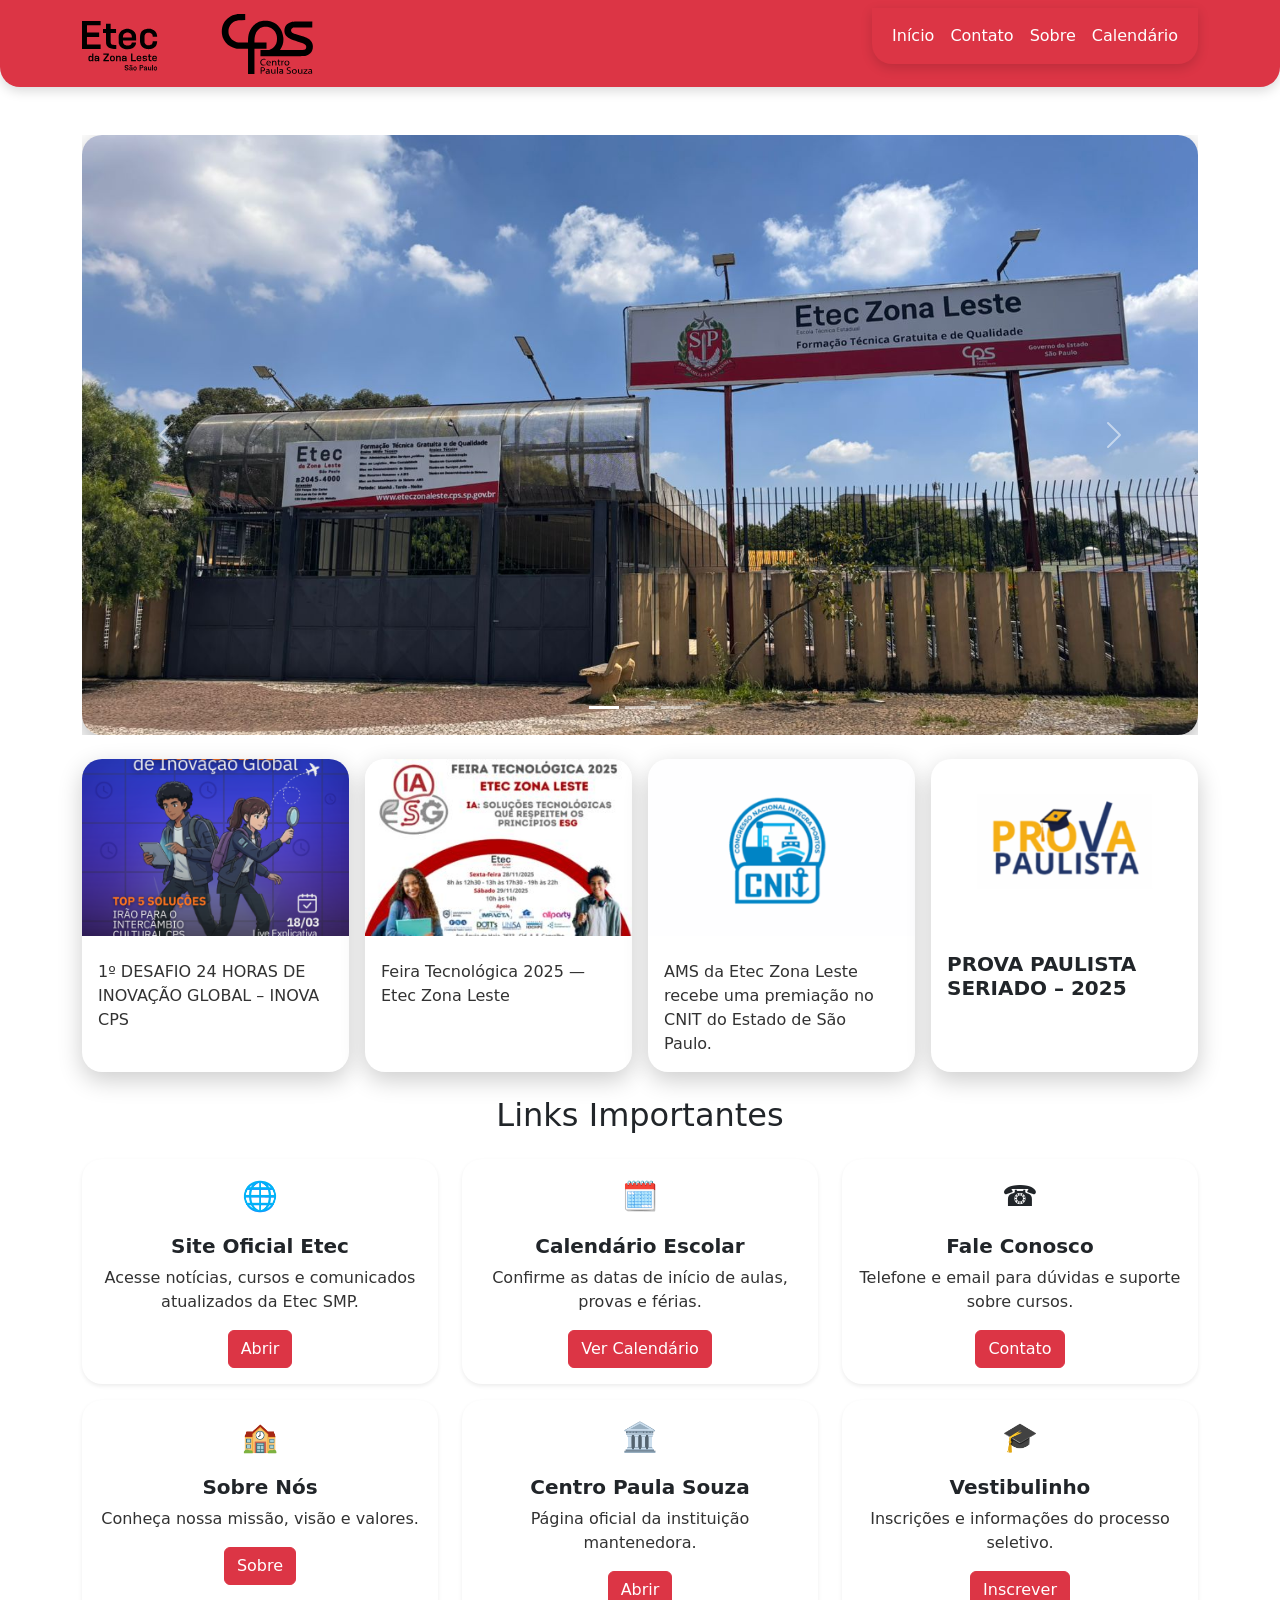
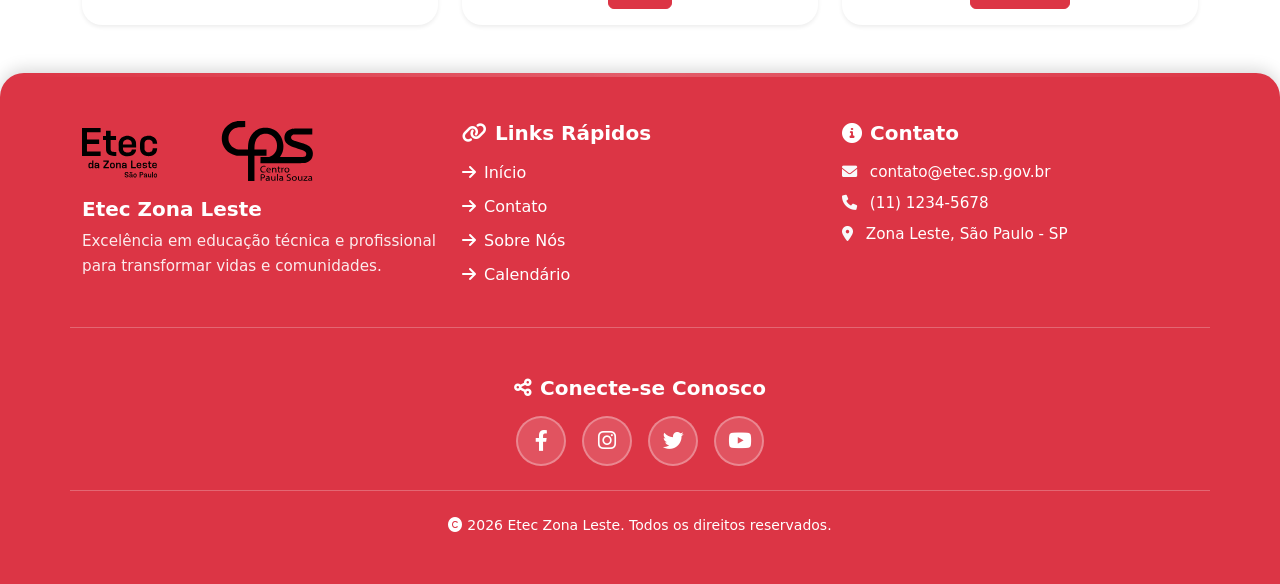
<file: ETEC - SITE/index.html>
<!DOCTYPE html>
<html lang="en">

<head>
    <meta charset="UTF-8">
    <meta name="viewport" content="width=device-width, initial-scale=1.0">
    <link href="https://cdn.jsdelivr.net/npm/bootstrap@5.0.2/dist/css/bootstrap.min.css" rel="stylesheet"
        integrity="sha384-EVSTQN3/azprG1Anm3QDgpJLIm9Nao0Yz1ztcQTwFspd3yD65VohhpuuCOmLASjC" crossorigin="anonymous">
    <link rel="stylesheet" href="https://cdnjs.cloudflare.com/ajax/libs/font-awesome/6.0.0/css/all.min.css">
    <link rel="stylesheet" href="style.css">
    <title>Etec</title>
</head>

<body>
    <nav class="navbar navbar-dark bg-danger">
        <div class="container">
            <a class="navbar-brand" href="#">
                <img src="img/etec_zona_leste.svg" alt="" style="height: 60px;">
            </a>
            <nav class="navbar navbar-expand-lg navbar-dark bg-danger ">
                <div class="container-fluid">
                    <div class="collapse navbar-collapse" id="navbarNav">
                        <ul class="navbar-nav">
                            <li class="nav-item">
                                <a class="nav-link active" aria-current="page" href="index.html">Início</a>
                            </li>
                            <li class="nav-item">
                                <a class="nav-link active" aria-current="page" href="contato.html">Contato</a>
                            </li>
                            <li class="nav-item">
                                <a class="nav-link active" aria-current="page" href="sobreNos.html">Sobre</a>
                            </li>
                            <li class="nav-item">
                                <a class="nav-link active" aria-current="page" href="calendario.html">Calendário</a>
                            </li>
                        </ul>
                    </div>
                </div>
            </nav>
        </div>
    </nav>
    <div class="container mt-5">
        <div class="row align-items-start">
            <div class="col">
                <div id="carouselExampleIndicators" class="carousel slide" data-bs-ride="carousel">
                    <div class="carousel-indicators"> <button type="button" data-bs-target="#carouselExampleIndicators"
                            data-bs-slide-to="0" class="active" aria-current="true" aria-label="Slide 1"></button>
                        <button type="button" data-bs-target="#carouselExampleIndicators" data-bs-slide-to="1"
                            aria-label="Slide 2"></button> <button type="button"
                            data-bs-target="#carouselExampleIndicators" data-bs-slide-to="2"
                            aria-label="Slide 3"></button>
                    </div>
                    <div class="carousel-inner">
                        <div class="carousel-item active"> <img src="img/etc.jpeg" class="d-block w-70" alt="...">
                        </div>
                        <div class="carousel-item"> <img src="img/BLOCO-A.jpg" class="d-block w-70" alt="..."> </div>
                        <div class="carousel-item"> <img src="img/sala maker.jpg" class="d-block w-70" alt="..."> </div>
                    </div> <button class="carousel-control-prev" type="button"
                        data-bs-target="#carouselExampleIndicators" data-bs-slide="prev"> <span
                            class="carousel-control-prev-icon" aria-hidden="true"></span> <span
                            class="visually-hidden">Previous</span> </button> <button class="carousel-control-next"
                        type="button" data-bs-target="#carouselExampleIndicators" data-bs-slide="next"> <span
                            class="carousel-control-next-icon" aria-hidden="true"></span> <span
                            class="visually-hidden">Next</span> </button>
                </div>
            </div>
        </div>
        <div class="row mt-4 align-items-start">
            <div class="col-12">
                <div class="row g-3 justify-content-center">
                    <div class="col-md-3">
                        <div class="card h-100">
                            <img src="img/1o-DESAFIO-2HORAS-DE-INOVACAO-SITE-Post-para-Instagram-45-316x210.png"
                                class="card-img-top">
                            <div class="card-body">
                                <h5 class="card-title"></h5>
                                <p class="card-text">1º DESAFIO 24 HORAS DE INOVAÇÃO GLOBAL – INOVA CPS</p>
                            </div>
                        </div>
                    </div>
                    <div class="col-md-3">
                        <div class="card h-100">
                            <img src="img/feiratec.jpg" class="card-img-top">
                            <div class="card-body">
                                <h5 class="card-title"></h5>
                                <p class="card-text">Feira Tecnológica 2025 — Etec Zona Leste</p>
                            </div>
                        </div>
                    </div>
                    <div class="col-md-3">
                        <div class="card h-100">
                            <img src="img/cnit-316x210.png" class="card-img-top">
                            <div class="card-body">
                                <h5 class="card-title"></h5>
                                <p class="card-text">AMS da Etec Zona Leste recebe uma premiação no CNIT do Estado de
                                    São Paulo.</p>
                            </div>
                        </div>
                    </div>
                    <div class="col-md-3">
                        <div class="card h-100">
                            <img src="img/provapaulista.png" class="card-img-top">
                            <div class="card-body">
                                <h5 class="card-title">PROVA PAULISTA SERIADO – 2025</h5>
                                <p class="card-text"></p>
                            </div>
                        </div>
                    </div>
                </div>
            </div>
        </div>

        <div class="row mt-4">
            <div class="col-12">
                <h2 class="text-center mb-4">Links Importantes</h2>
                <div class="row gy-3">
                    <div class="col-md-6 col-lg-4">
                        <div class="card h-100 border-0 shadow-sm">
                            <div class="card-body text-center">
                                <div class="mb-3" style="font-size: 1.8rem;">🌐</div>
                                <h5 class="card-title">Site Oficial Etec</h5>
                                <p class="card-text">Acesse notícias, cursos e comunicados atualizados da Etec SMP.</p>
                                <a href="https://www.etec.sp.gov.br" target="_blank" class="btn btn-danger">Abrir</a>
                            </div>
                        </div>
                    </div>
                    <div class="col-md-6 col-lg-4">
                        <div class="card h-100 border-0 shadow-sm">
                            <div class="card-body text-center">
                                <div class="mb-3" style="font-size: 1.8rem;">🗓️</div>
                                <h5 class="card-title">Calendário Escolar</h5>
                                <p class="card-text">Confirme as datas de início de aulas, provas e férias.</p>
                                <a href="calendario.html" class="btn btn-danger">Ver Calendário</a>
                            </div>
                        </div>
                    </div>
                    <div class="col-md-6 col-lg-4">
                        <div class="card h-100 border-0 shadow-sm">
                            <div class="card-body text-center">
                                <div class="mb-3" style="font-size: 1.8rem;">☎️</div>
                                <h5 class="card-title">Fale Conosco</h5>
                                <p class="card-text">Telefone e email para dúvidas e suporte sobre cursos.</p>
                                <a href="contato.html" class="btn btn-danger">Contato</a>
                            </div>
                        </div>
                    </div>
                    <div class="col-md-6 col-lg-4">
                        <div class="card h-100 border-0 shadow-sm">
                            <div class="card-body text-center">
                                <div class="mb-3" style="font-size: 1.8rem;">🏫</div>
                                <h5 class="card-title">Sobre Nós</h5>
                                <p class="card-text">Conheça nossa missão, visão e valores.</p>
                                <a href="sobreNos.html" class="btn btn-danger">Sobre</a>
                            </div>
                        </div>
                    </div>
                    <div class="col-md-6 col-lg-4">
                        <div class="card h-100 border-0 shadow-sm">
                            <div class="card-body text-center">
                                <div class="mb-3" style="font-size: 1.8rem;">🏛️</div>
                                <h5 class="card-title">Centro Paula Souza</h5>
                                <p class="card-text">Página oficial da instituição mantenedora.</p>
                                <a href="https://www.cps.sp.gov.br" target="_blank" class="btn btn-danger">Abrir</a>
                            </div>
                        </div>
                    </div>
                    <div class="col-md-6 col-lg-4">
                        <div class="card h-100 border-0 shadow-sm">
                            <div class="card-body text-center">
                                <div class="mb-3" style="font-size: 1.8rem;">🎓</div>
                                <h5 class="card-title">Vestibulinho</h5>
                                <p class="card-text">Inscrições e informações do processo seletivo.</p>
                                <a href="https://www.vestibulinhoetec.com.br" target="_blank"
                                    class="btn btn-danger">Inscrever</a>
                            </div>
                        </div>
                    </div>
                </div>
            </div>
        </div>
        <footer class="footer bg-danger text-white mt-5 py-5" style="width: 100vw; margin-left: calc(-50vw + 50%);">
            <div class="container">
                <!-- Logo e Descrição -->
                <div class="row mb-5 pb-4 border-bottom border-light border-opacity-25">
                    <div class="col-md-4 mb-4 mb-md-0">
                        <div class="footer-logo mb-3">
                            <img src="img/etec_zona_leste.svg" alt="Etec Logo" style="height: 60px;">
                        </div>
                        <h5 class="fw-bold">Etec Zona Leste</h5>
                        <p class="footer-description">Excelência em educação técnica e profissional para transformar vidas e comunidades.</p>
                    </div>

                    <!-- Links Rápidos -->
                    <div class="col-md-4 mb-4 mb-md-0">
                        <h5 class="fw-bold mb-3"><i class="fas fa-link me-2"></i>Links Rápidos</h5>
                        <ul class="list-unstyled footer-links">
                            <li><a href="index.html" class="text-white text-decoration-none"><i class="fas fa-arrow-right me-2"></i>Início</a></li>
                            <li><a href="contato.html" class="text-white text-decoration-none"><i class="fas fa-arrow-right me-2"></i>Contato</a></li>
                            <li><a href="sobreNos.html" class="text-white text-decoration-none"><i class="fas fa-arrow-right me-2"></i>Sobre Nós</a></li>
                            <li><a href="calendario.html" class="text-white text-decoration-none"><i class="fas fa-arrow-right me-2"></i>Calendário</a></li>
                        </ul>
                    </div>

                    <!-- Contato Info -->
                    <div class="col-md-4">
                        <h5 class="fw-bold mb-3"><i class="fas fa-info-circle me-2"></i>Contato</h5>
                        <div class="footer-contact">
                            <p class="mb-2">
                                <i class="fas fa-envelope me-2 text-light"></i>
                                <a href="mailto:contato@etec.sp.gov.br" class="text-white text-decoration-none">contato@etec.sp.gov.br</a>
                            </p>
                            <p class="mb-2">
                                <i class="fas fa-phone me-2 text-light"></i>
                                <a href="tel:+551112345678" class="text-white text-decoration-none">(11) 1234-5678</a>
                            </p>
                            <p>
                                <i class="fas fa-map-marker-alt me-2 text-light"></i>
                                Zona Leste, São Paulo - SP
                            </p>
                        </div>
                    </div>
                </div>

                <!-- Redes Sociais -->
                <div class="row mb-4">
                    <div class="col-12">
                        <h5 class="fw-bold mb-3 text-center"><i class="fas fa-share-alt me-2"></i>Conecte-se Conosco</h5>
                        <div class="footer-social d-flex justify-content-center gap-3">
                            <a href="https://www.facebook.com/eteczonaeste" target="_blank" rel="noopener noreferrer" class="footer-social-icon" title="Facebook">
                                <i class="fab fa-facebook-f"></i>
                            </a>
                            <a href="https://www.instagram.com/eteczonaeste" target="_blank" rel="noopener noreferrer" class="footer-social-icon" title="Instagram">
                                <i class="fab fa-instagram"></i>
                            </a>
                            <a href="https://www.twitter.com/eteczonaeste" target="_blank" rel="noopener noreferrer" class="footer-social-icon" title="Twitter">
                                <i class="fab fa-twitter"></i>
                            </a>
                            <a href="https://www.youtube.com/@eteczonaeste" target="_blank" rel="noopener noreferrer" class="footer-social-icon" title="YouTube">
                                <i class="fab fa-youtube"></i>
                            </a>
                        </div>
                    </div>
                </div>

                <!-- Copyright -->
                <div class="row pt-4 border-top border-light border-opacity-25">
                    <div class="col-12 text-center">
                        <p class="mb-0 small">
                            <i class="fas fa-copyright me-1"></i>2026 Etec Zona Leste. Todos os direitos reservados.</i>
                        </p>
                    </div>
                </div>
            </div>
        </footer>






        <script src="https://cdn.jsdelivr.net/npm/bootstrap@5.0.2/dist/js/bootstrap.bundle.min.js"
            integrity="sha384-MrcW6ZMFYlzcLA8Nl+NtUVF0sA7MsXsP1UyJoMp4YLEuNSfAP+JcXn/tWtIaxVXM"
            crossorigin="anonymous"></script>
</body>

</html>
</file>
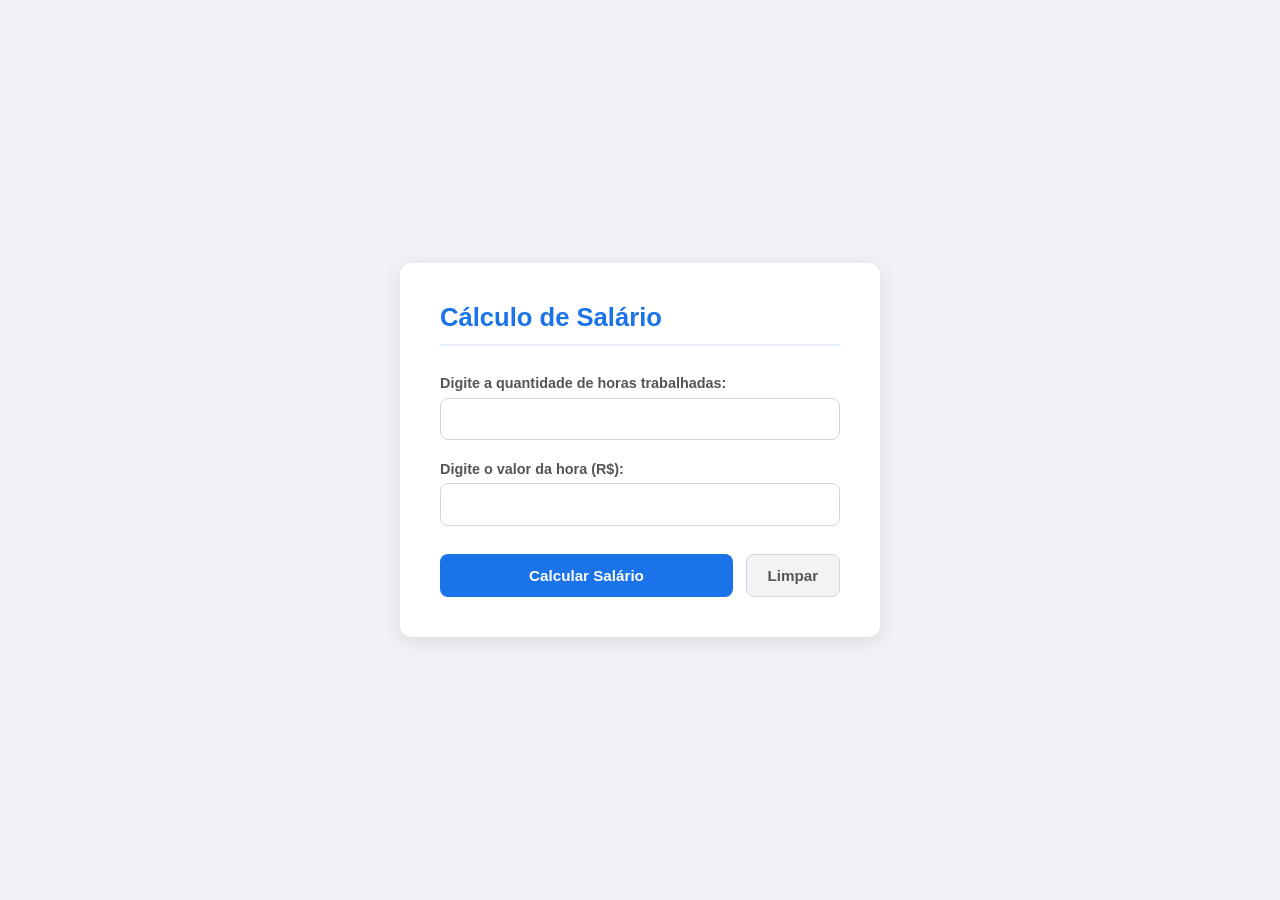
<file: calcularsalario/calcularsalario.html>
<!DOCTYPE html>
<html lang="pt-BR">
<head>
  <meta charset="UTF-8">
  <title>Cálculo de Salário</title>
  <link rel="stylesheet" href="style.css">
</head>
<body>

  <div class="container">
    <h1>Cálculo de Salário</h1>

    <form name="frmsalario" action="calcularsalario.php" method="POST">

      <div class="campo">
        <label for="txthoras">Digite a quantidade de horas trabalhadas:</label>
        <input type="number" id="txthoras" name="txthoras" min="0" step="1" required>
      </div>

      <div class="campo">
        <label for="txtvalor">Digite o valor da hora (R$):</label>
        <input type="number" id="txtvalor" name="txtvalor" min="0" step="0.01" required>
      </div>

      <div class="botoes">
        <input type="submit" value="Calcular Salário">
        <input type="reset" value="Limpar">
      </div>

    </form>
  </div>

</body>
</html>
</file>
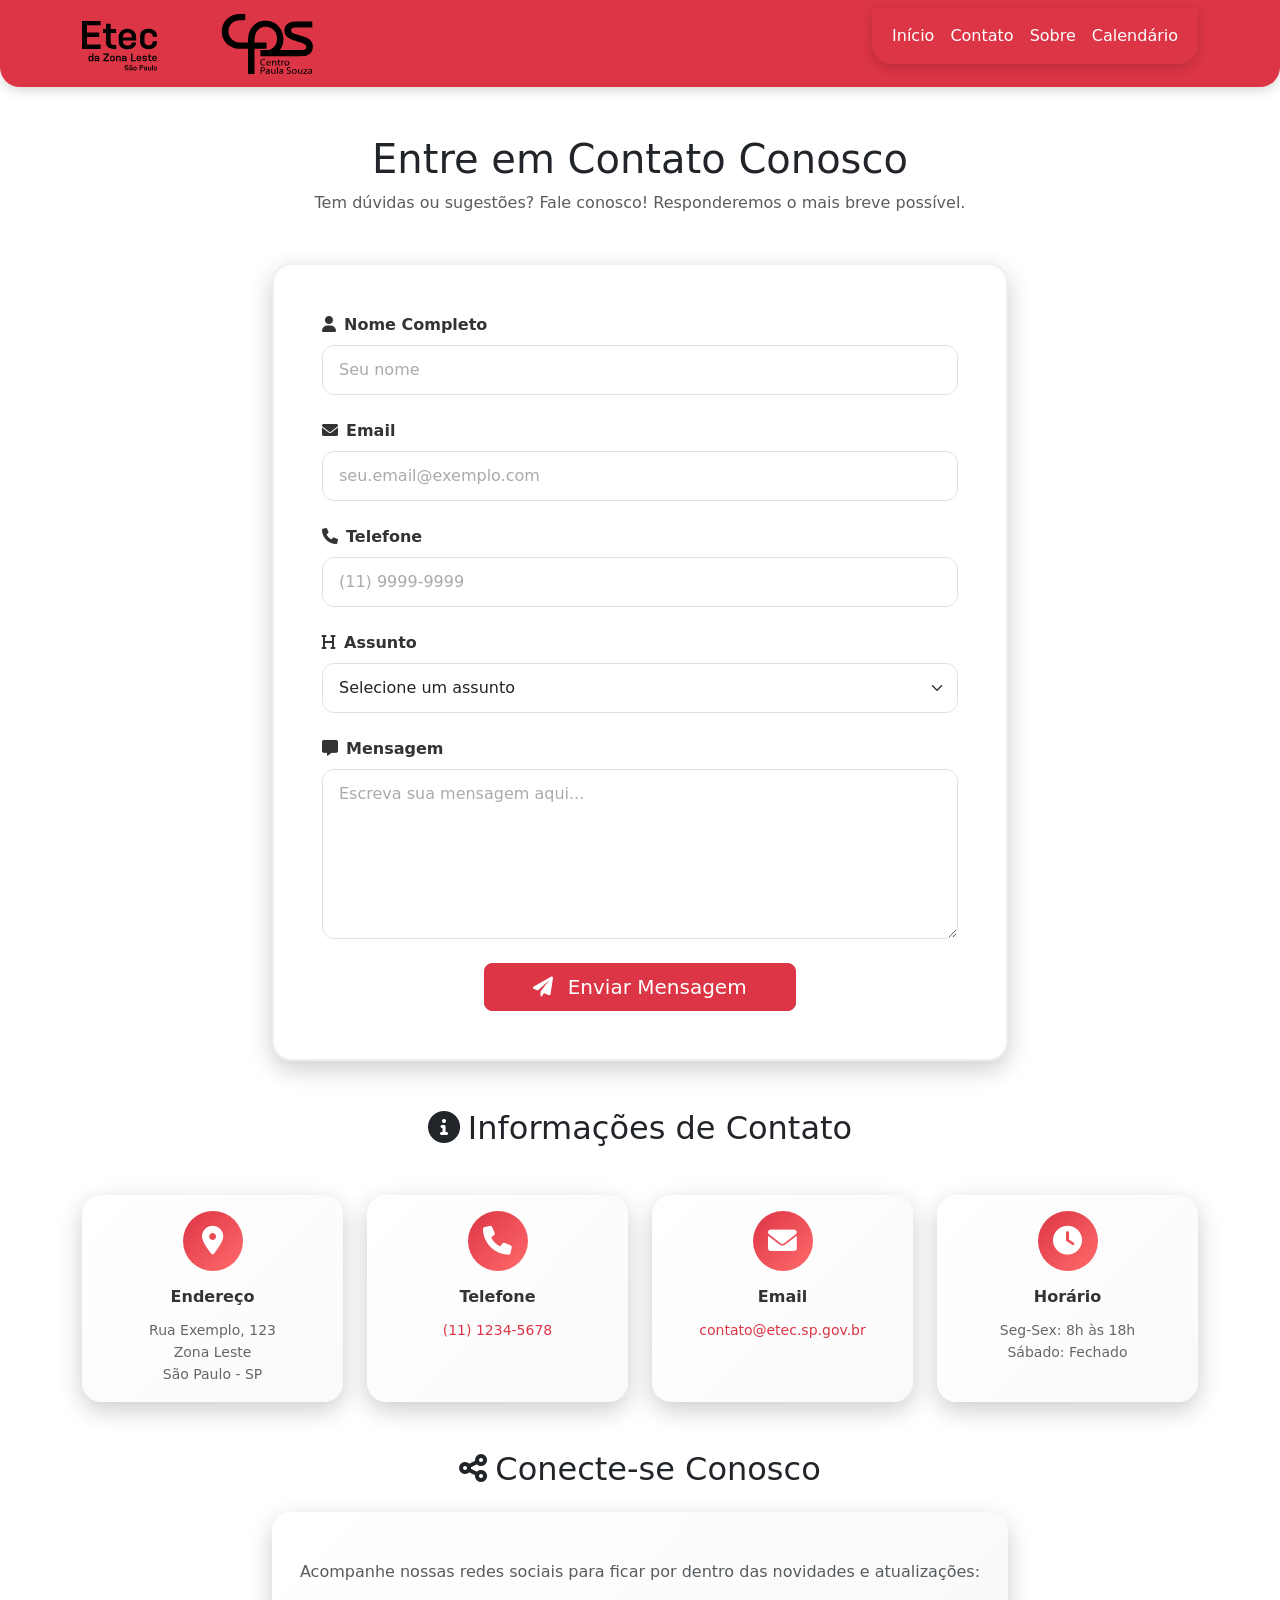
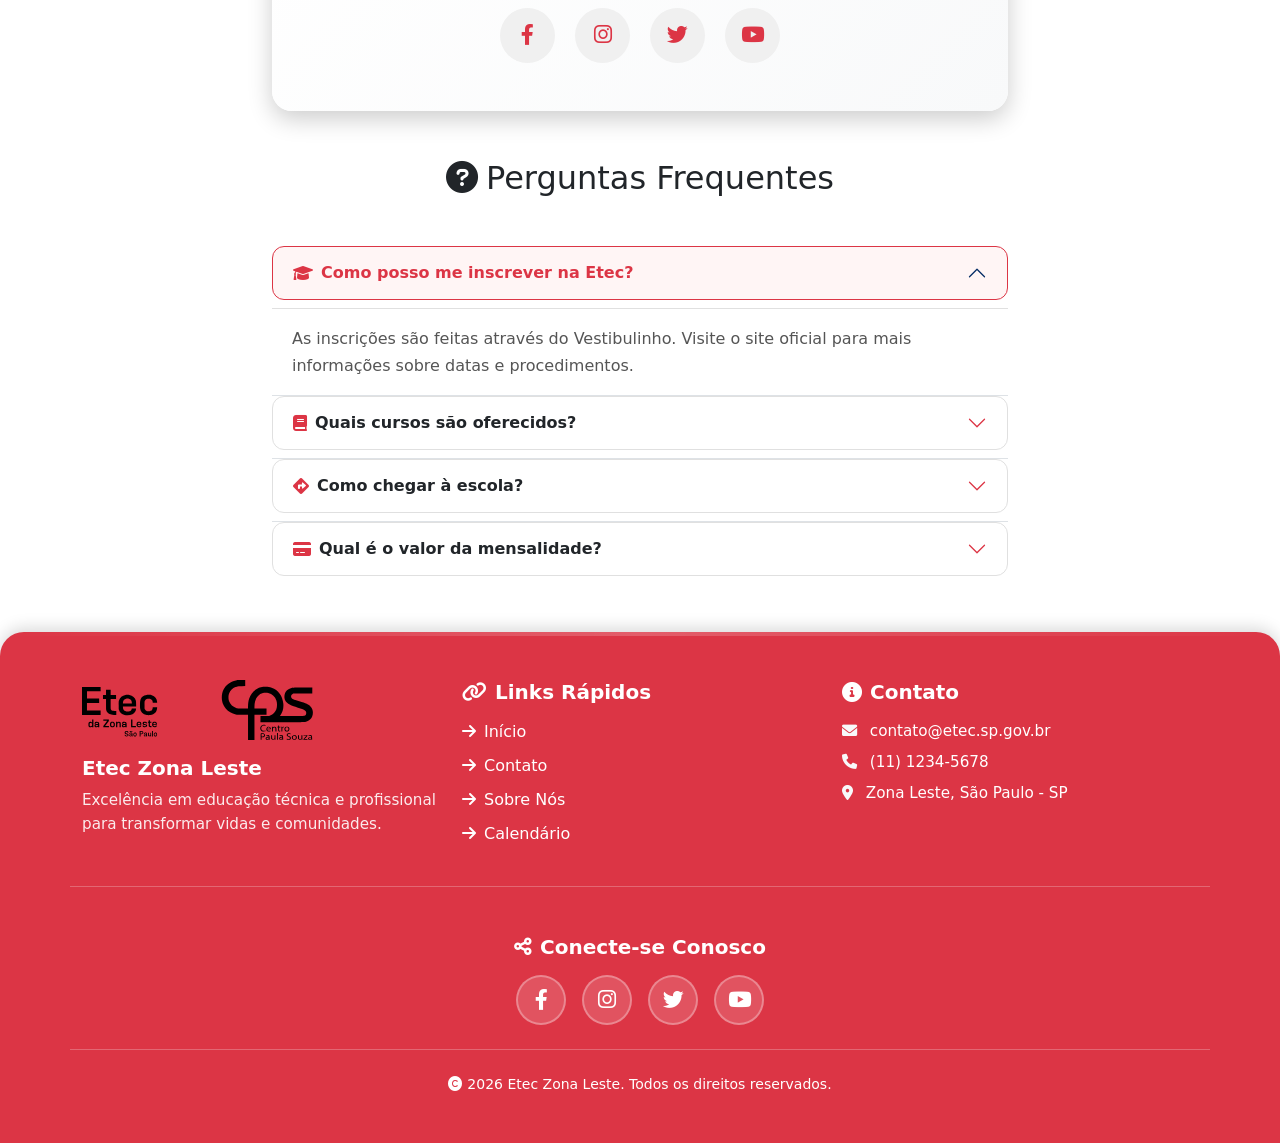
<file: ETEC - SITE/contato.html>
<!DOCTYPE html>
<html lang="en">

<head>
  <meta charset="UTF-8">
  <meta name="viewport" content="width=device-width, initial-scale=1.0">
  <link href="https://cdn.jsdelivr.net/npm/bootstrap@5.0.2/dist/css/bootstrap.min.css" rel="stylesheet"
    integrity="sha384-EVSTQN3/azprG1Anm3QDgpJLIm9Nao0Yz1ztcQTwFspd3yD65VohhpuuCOmLASjC" crossorigin="anonymous">
  <link rel="stylesheet" href="https://cdnjs.cloudflare.com/ajax/libs/font-awesome/6.0.0/css/all.min.css">
  <link rel="stylesheet" href="style.css">
  <link rel="stylesheet" href="contato.css">
  <title>Etec</title>
</head>

<body>
  <nav class="navbar navbar-dark bg-danger">
    <div class="container">
      <a class="navbar-brand" href="#">
        <img src="img/etec_zona_leste.svg" alt="" style="height: 60px;">
      </a>
      <nav class="navbar navbar-expand-lg navbar-dark bg-danger">
        <div class="container-fluid">
          <div class="collapse navbar-collapse" id="navbarNav">
            <ul class="navbar-nav">
              <li class="nav-item">
                <a class="nav-link active" aria-current="page" href="index.html">Início</a>
              </li>
              <li class="nav-item">
                <a class="nav-link active" aria-current="page" href="contato.html">Contato</a>
              </li>
              <li class="nav-item">
                <a class="nav-link active" aria-current="page" href="sobreNos.html">Sobre</a>
              </li>
              <li class="nav-item">
                <a class="nav-link active" aria-current="page" href="calendario.html">Calendário</a>
              </li>
            </ul>
          </div>
        </div>
      </nav>
    </div>
  </nav>
  <div class="container mt-5">
    <div class="row justify-content-center">
      <div class="col-lg-8">
        <h1 class="text-center mb-2">Entre em Contato Conosco</h1>
        <p class="text-center text-muted mb-5">Tem dúvidas ou sugestões? Fale conosco! Responderemos o mais breve
          possível.</p>
        <div class="card contact-form-card">
          <div class="card-body p-5">
            <form method="POST" action="processar_contato.php">
              <div class="mb-4">
                <label for="name" class="form-label"><i class="fas fa-user me-2"></i>Nome Completo</label>
                <input type="text" class="form-control form-control-lg" id="name" name="name" placeholder="Seu nome" required>
              </div>
              <div class="mb-4">
                <label for="email" class="form-label"><i class="fas fa-envelope me-2"></i>Email</label>
                <input type="email" class="form-control form-control-lg" id="email" name="email" placeholder="seu.email@exemplo.com"
                  required>
              </div>
              <div class="mb-4">
                <label for="phone" class="form-label"><i class="fas fa-phone me-2"></i>Telefone</label>
                <input type="tel" class="form-control form-control-lg" id="phone" name="phone" placeholder="(11) 9999-9999">
              </div>
              <div class="mb-4">
                <label for="subject" class="form-label"><i class="fas fa-heading me-2"></i>Assunto</label>
                <select class="form-select form-select-lg" id="subject" name="subject" required>
                  <option value="">Selecione um assunto</option>
                  <option value="duvida">Dúvida</option>
                  <option value="inscricao">Inscrição</option>
                  <option value="sugestao">Sugestão</option>
                  <option value="reclamacao">Reclamação</option>
                  <option value="outro">Outro</option>
                </select>
              </div>
              <div class="mb-4">
                <label for="message" class="form-label"><i class="fas fa-message me-2"></i>Mensagem</label>
                <textarea class="form-control form-control-lg" id="message" name="message" rows="6"
                  placeholder="Escreva sua mensagem aqui..." required></textarea>
              </div>
              <div class="text-center">
                <button type="submit" class="btn btn-danger btn-lg px-5"><i class="fas fa-paper-plane me-2"></i> Enviar
                  Mensagem</button>
              </div>
            </form>
          </div>
        </div>
      </div>
    </div>
  </div>

  <div class="container mt-5 mb-5">
    <h2 class="text-center mb-5"><i class="fas fa-info-circle me-2"></i>Informações de Contato</h2>
    <div class="row g-4">
      <div class="col-md-6 col-lg-3">
        <div class="card contact-info-card">
          <div class="card-body text-center">
            <div class="icon-wrapper mb-3">
              <i class="fas fa-map-marker-alt"></i>
            </div>
            <h6 class="card-title">Endereço</h6>
            <p class="card-text small">Rua Exemplo, 123<br>Zona Leste<br>São Paulo - SP</p>
          </div>
        </div>
      </div>
      <div class="col-md-6 col-lg-3">
        <div class="card contact-info-card">
          <div class="card-body text-center">
            <div class="icon-wrapper mb-3">
              <i class="fas fa-phone"></i>
            </div>
            <h6 class="card-title">Telefone</h6>
            <p class="card-text small"><a href="tel:+551112345678" class="text-danger text-decoration-none">(11)
                1234-5678</a></p>
          </div>
        </div>
      </div>
      <div class="col-md-6 col-lg-3">
        <div class="card contact-info-card">
          <div class="card-body text-center">
            <div class="icon-wrapper mb-3">
              <i class="fas fa-envelope"></i>
            </div>
            <h6 class="card-title">Email</h6>
            <p class="card-text small"><a href="mailto:contato@etec.sp.gov.br"
                class="text-danger text-decoration-none">contato@etec.sp.gov.br</a></p>
          </div>
        </div>
      </div>
      <div class="col-md-6 col-lg-3">
        <div class="card contact-info-card">
          <div class="card-body text-center">
            <div class="icon-wrapper mb-3">
              <i class="fas fa-clock"></i>
            </div>
            <h6 class="card-title">Horário</h6>
            <p class="card-text small">Seg-Sex: 8h às 18h<br>Sábado: Fechado</p>
          </div>
        </div>
      </div>
    </div>
  </div>
  </div>
  </div>
  </div>

  <div class="container mt-5 mb-5">
    <div class="row justify-content-center">
      <div class="col-lg-8">
        <h2 class="text-center mb-4"><i class="fas fa-share-alt me-2"></i>Conecte-se Conosco</h2>
        <div class="card social-card">
          <div class="card-body text-center py-5">
            <p class="mb-4 text-muted">Acompanhe nossas redes sociais para ficar por dentro das novidades e
              atualizações:</p>
            <div class="social-icons">
              <a href="https://www.facebook.com/etec" class="social-icon" title="Facebook" target="_blank"><i
                  class="fab fa-facebook-f"></i></a>
              <a href="https://www.instagram.com/etec" class="social-icon" title="Instagram" target="_blank"><i
                  class="fab fa-instagram"></i></a>
              <a href="https://www.twitter.com/etec" class="social-icon" title="Twitter" target="_blank"><i
                  class="fab fa-twitter"></i></a>
              <a href="https://www.youtube.com/@etec" class="social-icon" title="YouTube" target="_blank"><i
                  class="fab fa-youtube"></i></a>
            </div>
          </div>
        </div>
      </div>
    </div>
  </div>

  <div class="container mt-5 mb-5">
    <h2 class="text-center mb-5"><i class="fas fa-question-circle me-2"></i>Perguntas Frequentes</h2>
    <div class="row justify-content-center">
      <div class="col-lg-8">
        <div class="accordion accordion-flush" id="faqAccordion">
          <div class="accordion-item">
            <h2 class="accordion-header" id="headingOne">
              <button class="accordion-button" type="button" data-bs-toggle="collapse" data-bs-target="#collapseOne"
                aria-expanded="true" aria-controls="collapseOne">
                <i class="fas fa-graduation-cap me-2 text-danger"></i>Como posso me inscrever na Etec?
              </button>
            </h2>
            <div id="collapseOne" class="accordion-collapse collapse show" aria-labelledby="headingOne"
              data-bs-parent="#faqAccordion">
              <div class="accordion-body">
                As inscrições são feitas através do Vestibulinho. Visite o site oficial para mais informações sobre
                datas e procedimentos.
              </div>
            </div>
          </div>
          <div class="accordion-item">
            <h2 class="accordion-header" id="headingTwo">
              <button class="accordion-button collapsed" type="button" data-bs-toggle="collapse"
                data-bs-target="#collapseTwo" aria-expanded="false" aria-controls="collapseTwo">
                <i class="fas fa-book me-2 text-danger"></i>Quais cursos são oferecidos?
              </button>
            </h2>
            <div id="collapseTwo" class="accordion-collapse collapse" aria-labelledby="headingTwo"
              data-bs-parent="#faqAccordion">
              <div class="accordion-body">
                Oferecemos diversos cursos técnicos, como Informática, Administração, Eletrônica e muito mais. Consulte
                o site para a lista completa de cursos disponíveis.
              </div>
            </div>
          </div>
          <div class="accordion-item">
            <h2 class="accordion-header" id="headingThree">
              <button class="accordion-button collapsed" type="button" data-bs-toggle="collapse"
                data-bs-target="#collapseThree" aria-expanded="false" aria-controls="collapseThree">
                <i class="fas fa-directions me-2 text-danger"></i>Como chegar à escola?
              </button>
            </h2>
            <div id="collapseThree" class="accordion-collapse collapse" aria-labelledby="headingThree"
              data-bs-parent="#faqAccordion">
              <div class="accordion-body">
                Estamos localizados na Zona Leste de São Paulo. Use o endereço fornecido na seção de Informações de
                Contato para navegar.
              </div>
            </div>
          </div>
          <div class="accordion-item">
            <h2 class="accordion-header" id="headingFour">
              <button class="accordion-button collapsed" type="button" data-bs-toggle="collapse"
                data-bs-target="#collapseFour" aria-expanded="false" aria-controls="collapseFour">
                <i class="fas fa-credit-card me-2 text-danger"></i>Qual é o valor da mensalidade?
              </button>
            </h2>
            <div id="collapseFour" class="accordion-collapse collapse" aria-labelledby="headingFour"
              data-bs-parent="#faqAccordion">
              <div class="accordion-body">
                Os cursos da Etec são gratuitos para alunos da rede pública. Entre em contato conosco para maiores
                detalhes.
              </div>
            </div>
          </div>
        </div>
      </div>
    </div>
  </div>

  <footer class="footer bg-danger text-white mt-5 py-5">
    <div class="container">
      <!-- Logo e Descrição -->
      <div class="row mb-5 pb-4 border-bottom border-light border-opacity-25">
        <div class="col-md-4 mb-4 mb-md-0">
          <div class="footer-logo mb-3">
            <img src="img/etec_zona_leste.svg" alt="Etec Logo" style="height: 60px;">
          </div>
          <h5 class="fw-bold">Etec Zona Leste</h5>
          <p class="footer-description">Excelência em educação técnica e profissional para transformar vidas e
            comunidades.</p>
        </div>

        <!-- Links Rápidos -->
        <div class="col-md-4 mb-4 mb-md-0">
          <h5 class="fw-bold mb-3"><i class="fas fa-link me-2"></i>Links Rápidos</h5>
          <ul class="list-unstyled footer-links">
            <li><a href="index.html" class="text-white text-decoration-none"><i
                  class="fas fa-arrow-right me-2"></i>Início</a></li>
            <li><a href="contato.html" class="text-white text-decoration-none"><i
                  class="fas fa-arrow-right me-2"></i>Contato</a></li>
            <li><a href="sobreNos.html" class="text-white text-decoration-none"><i
                  class="fas fa-arrow-right me-2"></i>Sobre Nós</a></li>
            <li><a href="calendario.html" class="text-white text-decoration-none"><i
                  class="fas fa-arrow-right me-2"></i>Calendário</a></li>
          </ul>
        </div>

        <!-- Contato Info -->
        <div class="col-md-4">
          <h5 class="fw-bold mb-3"><i class="fas fa-info-circle me-2"></i>Contato</h5>
          <div class="footer-contact">
            <p class="mb-2">
              <i class="fas fa-envelope me-2 text-light"></i>
              <a href="mailto:contato@etec.sp.gov.br" class="text-white text-decoration-none">contato@etec.sp.gov.br</a>
            </p>
            <p class="mb-2">
              <i class="fas fa-phone me-2 text-light"></i>
              <a href="tel:+551112345678" class="text-white text-decoration-none">(11) 1234-5678</a>
            </p>
            <p>
              <i class="fas fa-map-marker-alt me-2 text-light"></i>
              Zona Leste, São Paulo - SP
            </p>
          </div>
        </div>
      </div>

      <!-- Redes Sociais -->
      <div class="row mb-4">
        <div class="col-12">
          <h5 class="fw-bold mb-3 text-center"><i class="fas fa-share-alt me-2"></i>Conecte-se Conosco</h5>
          <div class="footer-social d-flex justify-content-center gap-3">
            <a href="https://www.facebook.com/eteczonaeste" target="_blank" rel="noopener noreferrer"
              class="footer-social-icon" title="Facebook">
              <i class="fab fa-facebook-f"></i>
            </a>
            <a href="https://www.instagram.com/eteczonaeste" target="_blank" rel="noopener noreferrer"
              class="footer-social-icon" title="Instagram">
              <i class="fab fa-instagram"></i>
            </a>
            <a href="https://www.twitter.com/eteczonaeste" target="_blank" rel="noopener noreferrer"
              class="footer-social-icon" title="Twitter">
              <i class="fab fa-twitter"></i>
            </a>
            <a href="https://www.youtube.com/@eteczonaeste" target="_blank" rel="noopener noreferrer"
              class="footer-social-icon" title="YouTube">
              <i class="fab fa-youtube"></i>
            </a>
          </div>
        </div>
      </div>

      <!-- Copyright -->
      <div class="row pt-4 border-top border-light border-opacity-25">
        <div class="col-12 text-center">
          <p class="mb-0 small">
            <i class="fas fa-copyright me-1"></i>2026 Etec Zona Leste. Todos os direitos reservados.</i>
          </p>
        </div>
      </div>
    </div>
  </footer>








  <script src="https://cdn.jsdelivr.net/npm/bootstrap@5.0.2/dist/js/bootstrap.bundle.min.js"
    integrity="sha384-MrcW6ZMFYlzcLA8Nl+NtUVF0sA7MsXsP1UyJoMp4YLEuNSfAP+JcXn/tWtIaxVXM"
    crossorigin="anonymous"></script>
</body>

</html>
</file>
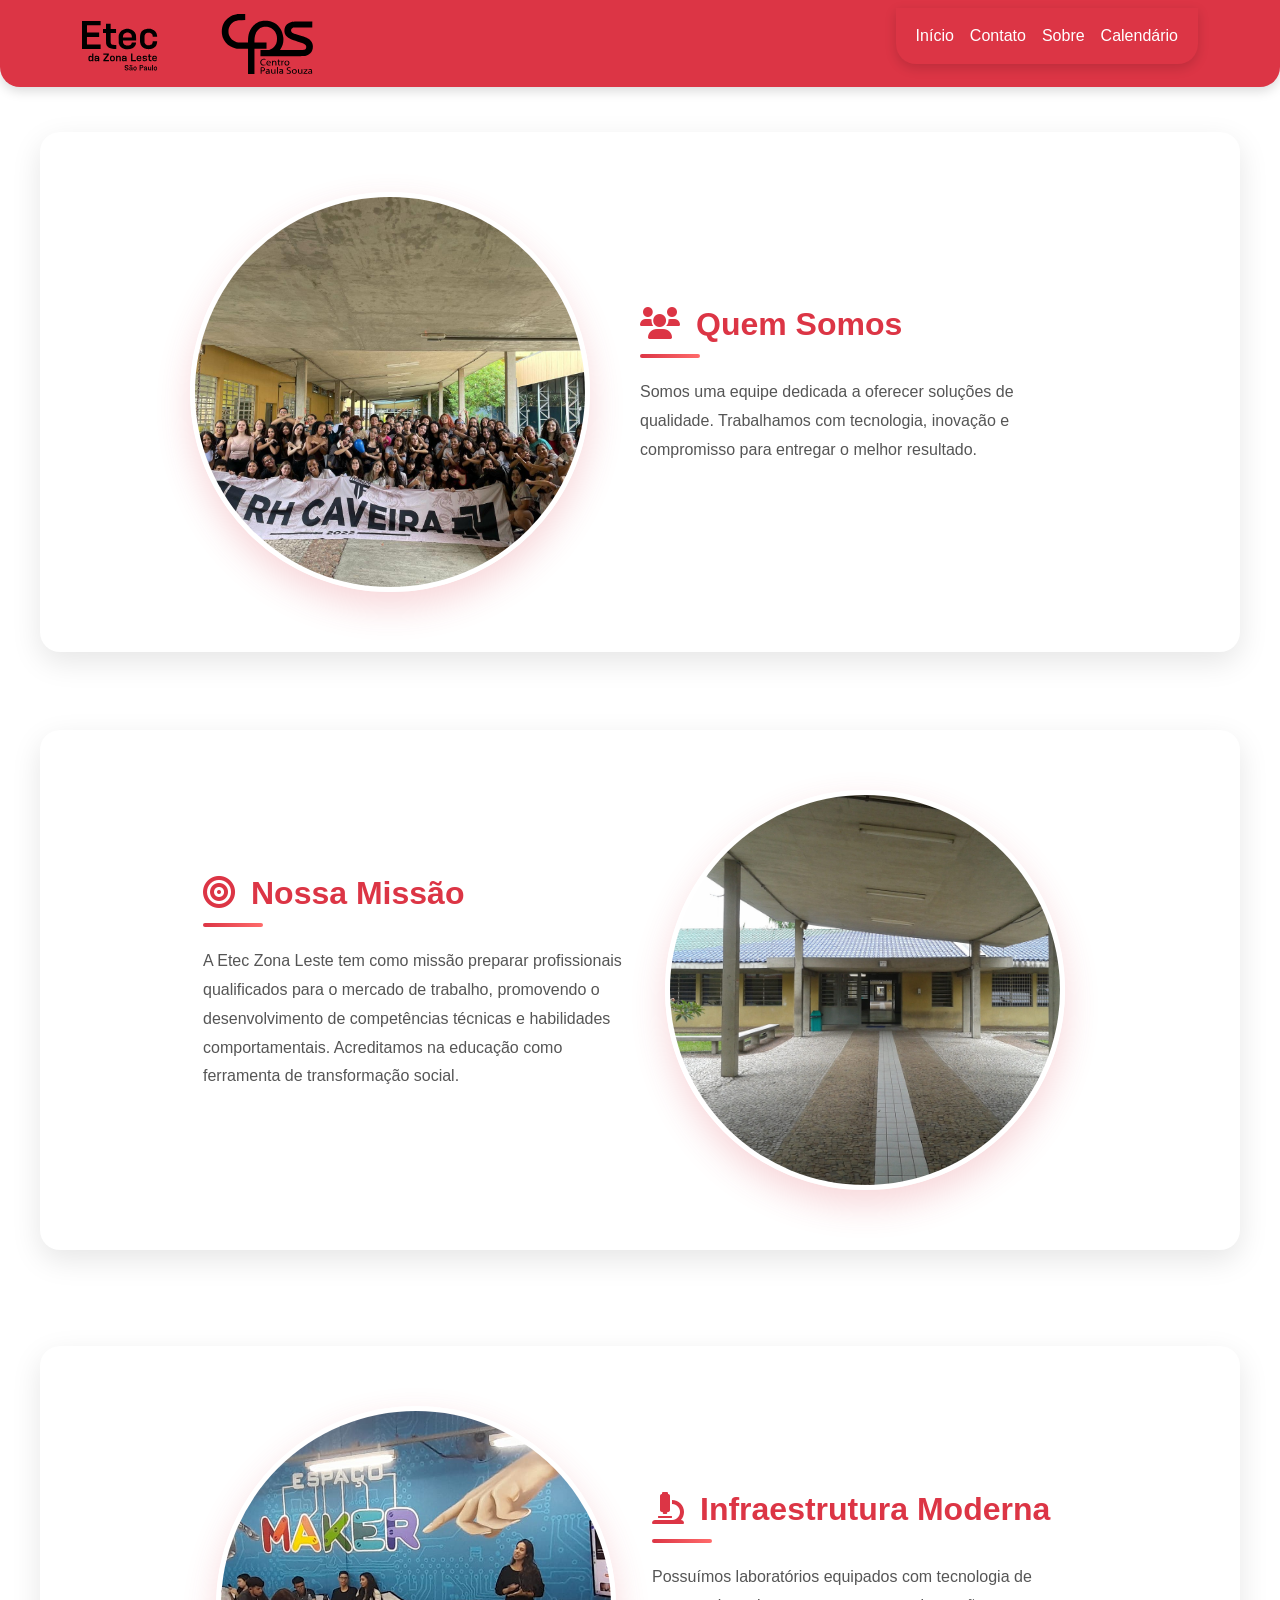
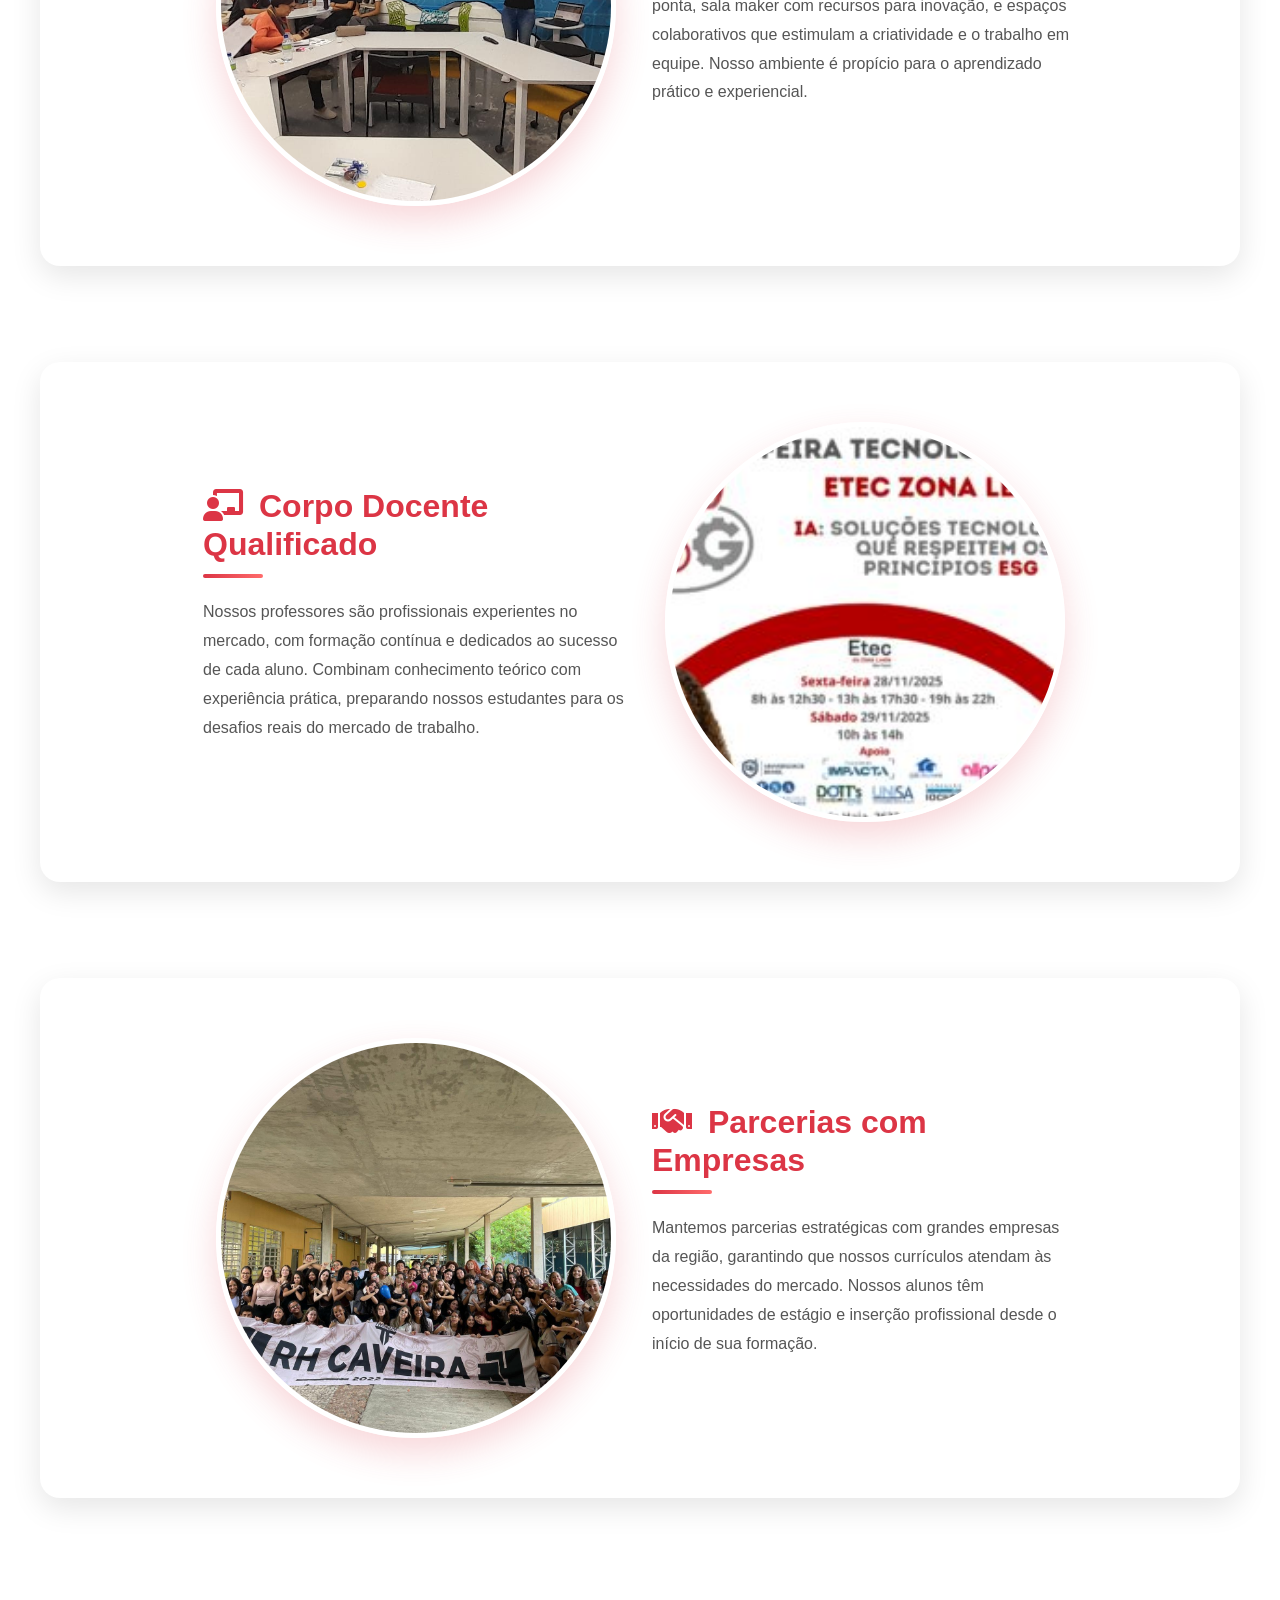
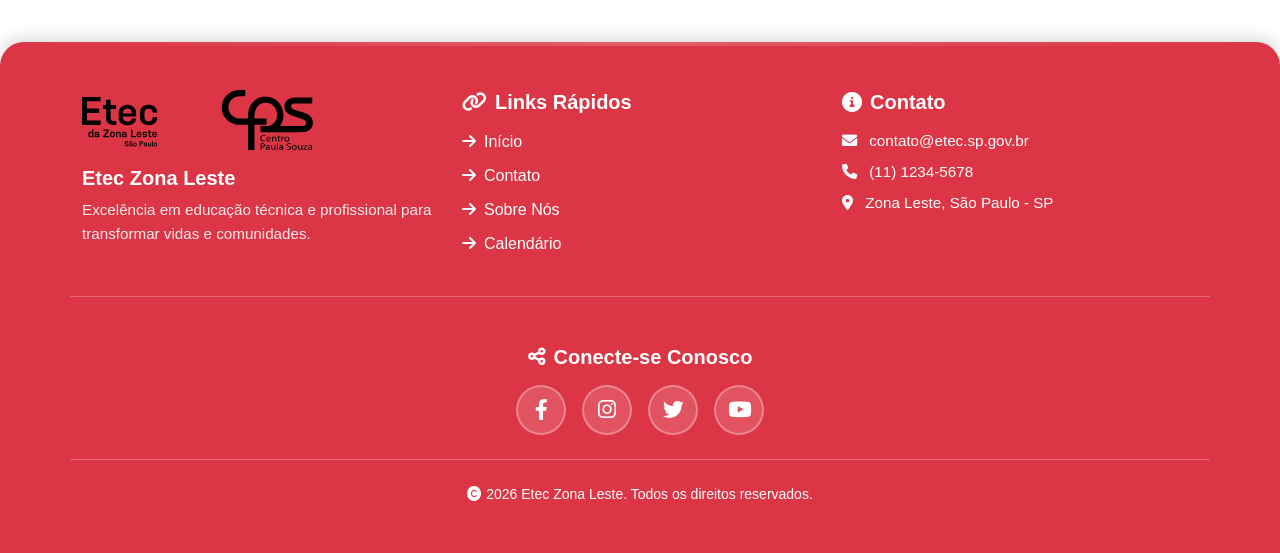
<file: ETEC - SITE/sobreNos.html>
<!DOCTYPE html>
<html lang="en">

<head>
    <meta charset="UTF-8">
    <meta name="viewport" content="width=device-width, initial-scale=1.0">
    <link href="https://cdn.jsdelivr.net/npm/bootstrap@5.0.2/dist/css/bootstrap.min.css" rel="stylesheet"
        integrity="sha384-EVSTQN3/azprG1Anm3QDgpJLIm9Nao0Yz1ztcQTwFspd3yD65VohhpuuCOmLASjC" crossorigin="anonymous">
    <link rel="stylesheet" href="https://cdnjs.cloudflare.com/ajax/libs/font-awesome/6.0.0/css/all.min.css">
    <link rel="stylesheet" href="style.css">
    <link rel="stylesheet" href="sobre.css">
    <title>Sobre Nós - Etec</title>
</head>

<body>
    <nav class="navbar navbar-dark bg-danger">
        <div class="container">
            <a class="navbar-brand" href="#">
                <img src="img/etec_zona_leste.svg" alt="" style="height: 60px;">
            </a>
            <nav class="navbar navbar-expand-lg navbar-dark bg-danger ">
                <div class="container-fluid">
                    <div class="collapse navbar-collapse" id="navbarNav">
                        <ul class="navbar-nav">
                            <li class="nav-item">
                                <a class="nav-link active" aria-current="page" href="index.html">Início</a>
                            </li>
                            <li class="nav-item">
                                <a class="nav-link active" aria-current="page" href="contato.html">Contato</a>
                            </li>
                            <li class="nav-item">
                                <a class="nav-link active" aria-current="page" href="sobreNos.html">Sobre</a>
                            </li>
                            <li class="nav-item">
                                <a class="nav-link active" aria-current="page" href="calendario.html">Calendário</a>
                            </li>
                        </ul>
                    </div>
                </div>
            </nav>
        </div>
    </nav>
    <main>
    <section class="container">
        <div class="imagem">
            <img src="img/dia-do-RH-2024.jpeg" alt="Imagem">
        </div>

        <div class="texto">
            <h2><i class="fas fa-users me-3 text-danger"></i>Quem Somos</h2>
            <p>
                Somos uma equipe dedicada a oferecer soluções de qualidade.
                Trabalhamos com tecnologia, inovação e compromisso para entregar o melhor resultado.
            </p>
        </div>
    </section>

    <!-- Seção 2: Texto e Imagem -->
    <section class="container my-5">
        <div class="row align-items-center">
            <div class="col-md-6">
                <div class="texto">
                    <h2><i class="fas fa-bullseye me-3 text-danger"></i>Nossa Missão</h2>
                    <p>
                        A Etec Zona Leste tem como missão preparar profissionais qualificados para o mercado de trabalho, 
                        promovendo o desenvolvimento de competências técnicas e habilidades comportamentais. 
                        Acreditamos na educação como ferramenta de transformação social.
                    </p>
                </div>
            </div>
            <div class="col-md-6">
                <div class="imagem">
                    <img src="img/BLOCO-A.jpg" alt="Bloco A">
                </div>
            </div>
        </div>
    </section>

    <!-- Seção 3: Imagem e Texto -->
    <section class="container my-5">
        <div class="row align-items-center">
            <div class="col-md-6">
                <div class="imagem">
                    <img src="img/sala maker.jpg" alt="Sala Maker">
                </div>
            </div>
            <div class="col-md-6">
                <div class="texto">
                    <h2><i class="fas fa-microscope me-3 text-danger"></i>Infraestrutura Moderna</h2>
                    <p>
                        Possuímos laboratórios equipados com tecnologia de ponta, sala maker com recursos para inovação, 
                        e espaços colaborativos que estimulam a criatividade e o trabalho em equipe. 
                        Nosso ambiente é propício para o aprendizado prático e experiencial.
                    </p>
                </div>
            </div>
        </div>
    </section>

    <!-- Seção 4: Texto e Imagem -->
    <section class="container my-5">
        <div class="row align-items-center">
            <div class="col-md-6">
                <div class="texto">
                    <h2><i class="fas fa-chalkboard-user me-3 text-danger"></i>Corpo Docente Qualificado</h2>
                    <p>
                        Nossos professores são profissionais experientes no mercado, com formação contínua e dedicados ao 
                        sucesso de cada aluno. Combinam conhecimento teórico com experiência prática, 
                        preparando nossos estudantes para os desafios reais do mercado de trabalho.
                    </p>
                </div>
            </div>
            <div class="col-md-6">
                <div class="imagem">
                    <img src="img/feiratec.jpg" alt="Feira Tecnológica">
                </div>
            </div>
        </div>
    </section>

    <!-- Seção 5: Imagem e Texto -->
    <section class="container my-5">
        <div class="row align-items-center">
            <div class="col-md-6">
                <div class="imagem">
                    <img src="img/dia-do-RH-2024.jpeg" alt="Dia do RH">
                </div>
            </div>
            <div class="col-md-6">
                <div class="texto">
                    <h2><i class="fas fa-handshake me-3 text-danger"></i>Parcerias com Empresas</h2>
                    <p>
                        Mantemos parcerias estratégicas com grandes empresas da região, garantindo que nossos currículos 
                        atendam às necessidades do mercado. Nossos alunos têm oportunidades de estágio e inserção 
                        profissional desde o início de sua formação.
                    </p>
                </div>
            </div>
        </div>
    </section>
    </main>

    <div class="container mt-5">
        <div class="row">
            <div class="col-12">
                <h1 class="text-center mb-4"></h1>

                <footer class="footer bg-danger text-white mt-5 py-5"
                    style="width: 100vw; margin-left: calc(-50vw + 50%);">
                    <div class="container">
                        <!-- Logo e Descrição -->
                        <div class="row mb-5 pb-4 border-bottom border-light border-opacity-25">
                            <div class="col-md-4 mb-4 mb-md-0">
                                <div class="footer-logo mb-3">
                                    <img src="img/etec_zona_leste.svg" alt="Etec Logo" style="height: 60px;">
                                </div>
                                <h5 class="fw-bold">Etec Zona Leste</h5>
                                <p class="footer-description">Excelência em educação técnica e profissional para
                                    transformar vidas e comunidades.</p>
                            </div>

                            <!-- Links Rápidos -->
                            <div class="col-md-4 mb-4 mb-md-0">
                                <h5 class="fw-bold mb-3"><i class="fas fa-link me-2"></i>Links Rápidos</h5>
                                <ul class="list-unstyled footer-links">
                                    <li><a href="index.html" class="text-white text-decoration-none"><i
                                                class="fas fa-arrow-right me-2"></i>Início</a></li>
                                    <li><a href="contato.html" class="text-white text-decoration-none"><i
                                                class="fas fa-arrow-right me-2"></i>Contato</a></li>
                                    <li><a href="sobreNos.html" class="text-white text-decoration-none"><i
                                                class="fas fa-arrow-right me-2"></i>Sobre Nós</a></li>
                                    <li><a href="calendario.html" class="text-white text-decoration-none"><i
                                                class="fas fa-arrow-right me-2"></i>Calendário</a></li>
                                </ul>
                            </div>

                            <!-- Contato Info -->
                            <div class="col-md-4">
                                <h5 class="fw-bold mb-3"><i class="fas fa-info-circle me-2"></i>Contato</h5>
                                <div class="footer-contact">
                                    <p class="mb-2">
                                        <i class="fas fa-envelope me-2 text-light"></i>
                                        <a href="mailto:contato@etec.sp.gov.br"
                                            class="text-white text-decoration-none">contato@etec.sp.gov.br</a>
                                    </p>
                                    <p class="mb-2">
                                        <i class="fas fa-phone me-2 text-light"></i>
                                        <a href="tel:+551112345678" class="text-white text-decoration-none">(11)
                                            1234-5678</a>
                                    </p>
                                    <p>
                                        <i class="fas fa-map-marker-alt me-2 text-light"></i>
                                        Zona Leste, São Paulo - SP
                                    </p>
                                </div>
                            </div>
                        </div>

                        <!-- Redes Sociais -->
                        <div class="row mb-4">
                            <div class="col-12">
                                <h5 class="fw-bold mb-3 text-center"><i class="fas fa-share-alt me-2"></i>Conecte-se
                                    Conosco</h5>
                                <div class="footer-social d-flex justify-content-center gap-3">
                                    <a href="https://www.facebook.com/eteczonaeste" target="_blank"
                                        rel="noopener noreferrer" class="footer-social-icon" title="Facebook">
                                        <i class="fab fa-facebook-f"></i>
                                    </a>
                                    <a href="https://www.instagram.com/eteczonaeste" target="_blank"
                                        rel="noopener noreferrer" class="footer-social-icon" title="Instagram">
                                        <i class="fab fa-instagram"></i>
                                    </a>
                                    <a href="https://www.twitter.com/eteczonaeste" target="_blank"
                                        rel="noopener noreferrer" class="footer-social-icon" title="Twitter">
                                        <i class="fab fa-twitter"></i>
                                    </a>
                                    <a href="https://www.youtube.com/@eteczonaeste" target="_blank"
                                        rel="noopener noreferrer" class="footer-social-icon" title="YouTube">
                                        <i class="fab fa-youtube"></i>
                                    </a>
                                </div>
                            </div>
                        </div>

                        <!-- Copyright -->
                        <div class="row pt-4 border-top border-light border-opacity-25">
                            <div class="col-12 text-center">
                                <p class="mb-0 small">
                                    <i class="fas fa-copyright me-1"></i>2026 Etec Zona Leste. Todos os direitos
                                    reservados. </i>
                                </p>
                            </div>
                        </div>
                    </div>
                </footer>

                <script src="https://cdn.jsdelivr.net/npm/bootstrap@5.0.2/dist/js/bootstrap.bundle.min.js"
                    integrity="sha384-MrcW6ZMFYlzcLA8Nl+NtUVF0sA7MsXsP1UyJoMp4YLEuNSfAP+JcXn/tWtIaxVXM"
                    crossorigin="anonymous"></script>
</body>

</html>
</file>
<file: ETEC - SITE/style.css>
.navbar {
  border-bottom-left-radius: 20px;
  border-bottom-right-radius: 20px;
  margin: 0 0 15px 0;
  overflow: hidden;
  box-shadow: 0 4px 12px rgba(0, 0, 0, 0.15);
}

.carousel-item {
  height: 600px;
}

.carousel-item img {
  width: 100%;
  height: 100%;
  object-fit: cover;
  border-radius: 20px;
  box-shadow: 0 8px 24px rgba(0, 0, 0, 0.3);
}

.card {
  border-radius: 20px;
  box-shadow: 0 8px 24px rgba(0, 0, 0, 0.2);
  border: none;
  transition: transform 0.25s ease, box-shadow 0.25s ease;
}

.card:hover {
  transform: translateY(-6px);
  box-shadow: 0 12px 28px rgba(0, 0, 0, 0.25);
}

.card-img-top {
  border-top-left-radius: 20px;
  border-top-right-radius: 20px;
}

.card-body h5 {
  font-weight: 700;
}

.card-body p {
  color: #323232;
}

/* ========== FOOTER ========== */

.footer {
  border-top-left-radius: 24px;
  border-top-right-radius: 24px;
  margin-top: 60px;
  position: relative;
  overflow: hidden;
  box-shadow: 0 -4px 16px rgba(0, 0, 0, 0.15);
}

/* Animação de entrada suave do footer */
.footer::before {
  content: "";
  position: absolute;
  top: 0;
  left: 0;
  right: 0;
  height: 4px;
  background: linear-gradient(90deg, transparent, rgba(255, 255, 255, 0.2), transparent);
  animation: shimmer 3s infinite;
}

@keyframes shimmer {

  0%,
  100% {
    opacity: 0.5;
  }

  50% {
    opacity: 1;
  }
}

/* Logo do footer */
.footer-logo {
  transition: transform 0.3s ease;
}

.footer-logo:hover {
  transform: scale(1.05);
}

/* Descrição do footer */
.footer-description {
  color: rgba(255, 255, 255, 0.9);
  line-height: 1.6;
  font-size: 0.95rem;
}

/* Links do footer */
.footer-links li {
  margin-bottom: 10px;
}

.footer-links a {
  transition: all 0.3s ease;
  display: inline-block;
  position: relative;
}

.footer-links a:hover {
  padding-left: 8px;
  color: #fff !important;
  text-shadow: 0 0 8px rgba(255, 255, 255, 0.5);
}

/* Info de contato do footer */
.footer-contact p {
  margin-bottom: 12px;
  font-size: 0.95rem;
  transition: all 0.3s ease;
}

.footer-contact a {
  transition: all 0.3s ease;
}

.footer-contact a:hover {
  text-decoration: underline !important;
  opacity: 0.8;
}

/* Ícones sociais do footer */
.footer-social {
  flex-wrap: wrap;
}

.footer-social-icon {
  width: 50px;
  height: 50px;
  border-radius: 50%;
  display: flex;
  align-items: center;
  justify-content: center;
  background: rgba(255, 255, 255, 0.15);
  color: white;
  font-size: 1.3rem;
  transition: all 0.3s ease;
  border: 2px solid rgba(255, 255, 255, 0.3);
  text-decoration: none;
}

.footer-social-icon:hover {
  background: rgba(255, 255, 255, 0.3);
  transform: translateY(-6px) scale(1.1);
  border-color: rgba(255, 255, 255, 0.6);
  box-shadow: 0 8px 16px rgba(0, 0, 0, 0.3);
}

/* Responsividade do footer */
@media (max-width: 768px) {
  .footer {
    border-top-left-radius: 18px;
    border-top-right-radius: 18px;
  }

  .footer h5 {
    font-size: 1rem;
  }

  .footer p {
    font-size: 0.9rem;
  }

  .footer-social-icon {
    width: 45px;
    height: 45px;
    font-size: 1.1rem;
  }
}
</file>
<file: calcularsalario/style.css>
/*  RESET  BASE  */
* {
  margin: 0;
  padding: 0;
  box-sizing: border-box;
}

body {
  font-family: 'Segoe UI', Tahoma, Geneva, Verdana, sans-serif;
  background-color: #f0f2f5;
  color: #333;
  display: flex;
  justify-content: center;
  align-items: center;
  min-height: 100vh;
  padding: 2rem;
}

/* CONTAINER */
.container {
  background: #ffffff;
  border-radius: 12px;
  box-shadow: 0 4px 20px rgba(0, 0, 0, 0.1);
  padding: 2.5rem;
  width: 100%;
  max-width: 480px;
}

h1 {
  font-size: 1.6rem;
  color: #1a73e8;
  margin-bottom: 1.8rem;
  padding-bottom: 0.8rem;
  border-bottom: 2px solid #e8f0fe;
}

/*  FORM  */
.campo {
  margin-bottom: 1.3rem;
  display: flex;
  flex-direction: column;
  gap: 0.4rem;
}

label {
  font-size: 0.9rem;
  font-weight: 600;
  color: #555;
}

input[type="number"] {
  padding: 0.7rem 1rem;
  border: 1.5px solid #d1d5db;
  border-radius: 8px;
  font-size: 1rem;
  color: #333;
  transition: border-color 0.2s, box-shadow 0.2s;
  outline: none;
  width: 100%;
}

input[type="number"]:focus {
  border-color: #1a73e8;
  box-shadow: 0 0 0 3px rgba(26, 115, 232, 0.15);
}

/* BUTTONS */
.botoes {
  display: flex;
  gap: 0.8rem;
  margin-top: 1.8rem;
}

input[type="submit"] {
  flex: 1;
  padding: 0.75rem;
  background-color: #1a73e8;
  color: white;
  border: none;
  border-radius: 8px;
  font-size: 0.95rem;
  font-weight: 600;
  cursor: pointer;
  transition: background-color 0.2s, transform 0.1s;
}

input[type="submit"]:hover {
  background-color: #1558b0;
  transform: translateY(-1px);
}

input[type="reset"] {
  flex: 0 0 auto;
  padding: 0.75rem 1.3rem;
  background-color: #f1f3f4;
  color: #555;
  border: 1.5px solid #d1d5db;
  border-radius: 8px;
  font-size: 0.95rem;
  font-weight: 600;
  cursor: pointer;
  transition: background-color 0.2s;
}

input[type="reset"]:hover {
  background-color: #e2e5e9;
}

/* RESULTADO */
.resultado {
  background: #f8faff;
  border: 1.5px solid #e8f0fe;
  border-radius: 10px;
  padding: 1.5rem;
  margin-bottom: 1.8rem;
}

.resultado p {
  font-size: 0.95rem;
  color: #555;
  margin-bottom: 0.4rem;
}

.salario {
  font-size: 1.1rem !important;
  color: #333 !important;
  margin-bottom: 1.4rem !important;
}

.salario strong {
  color: #1a73e8;
  font-size: 1.4rem;
}

/* TABLE  */
table {
  width: 100%;
  border-collapse: collapse;
  font-size: 0.9rem;
}

th, td {
  padding: 0.65rem 0.9rem;
  text-align: left;
  border-bottom: 1px solid #e8eaed;
}

th {
  color: #777;
  font-weight: 600;
  width: 55%;
}

td {
  color: #333;
  font-weight: 500;
}

tr.total th,
tr.total td {
  border-top: 2px solid #1a73e8;
  border-bottom: none;
  color: #1a73e8;
  font-weight: 700;
  font-size: 1rem;
  padding-top: 0.9rem;
}


.btn-voltar {
  display: inline-block;
  text-decoration: none;
  color: #1a73e8;
  font-size: 0.9rem;
  font-weight: 600;
  padding: 0.5rem 0;
  transition: color 0.2s;
}

.btn-voltar:hover {
  color: #1558b0;
  text-decoration: underline;
}
</file>
<file: ETEC - SITE/contato.css>
/* ========== PÁGINA DE CONTATO ========== */

/* Estilo do formulário de contato */
.contact-form-card {
  border: 2px solid #f0f0f0;
  transition: all 0.3s ease;
}

.contact-form-card:hover {
  box-shadow: 0 15px 35px rgba(220, 53, 69, 0.15);
  border-color: #dc3545;
}

.form-control-lg,
.form-select-lg {
  border-radius: 12px;
  border: 1.5px solid #e0e0e0;
  padding: 12px 16px;
  font-size: 1rem;
  transition: all 0.3s ease;
}

.form-control-lg:focus,
.form-select-lg:focus {
  border-color: #dc3545;
  box-shadow: 0 0 0 0.2rem rgba(220, 53, 69, 0.15);
  transform: translateY(-2px);
}

.form-control-lg::placeholder {
  color: #aaa;
}

.form-label {
  font-weight: 600;
  color: #333;
  margin-bottom: 8px;
}

/* Cards de informações de contato */
.contact-info-card {
  background: linear-gradient(135deg, #ffffff 0%, #fafafa 100%);
  border: none;
  transition: all 0.3s ease;
  height: 100%;
}

.contact-info-card:hover {
  transform: translateY(-8px);
  box-shadow: 0 12px 32px rgba(220, 53, 69, 0.2);
}

.contact-info-card .icon-wrapper {
  width: 60px;
  height: 60px;
  background: linear-gradient(135deg, #dc3545, #ff6b6b);
  border-radius: 50%;
  display: flex;
  align-items: center;
  justify-content: center;
  margin: 0 auto;
  font-size: 1.8rem;
  color: white;
  transition: transform 0.3s ease;
}

.contact-info-card:hover .icon-wrapper {
  transform: scale(1.1) rotate(5deg);
}

.contact-info-card .card-title {
  font-weight: 700;
  color: #333;
  margin-bottom: 12px;
}

.contact-info-card .card-text {
  color: #666;
  line-height: 1.6;
}

/* Card de redes sociais */
.social-card {
  background: linear-gradient(135deg, #ffffff 0%, #f8f9fa 100%);
  border: none;
}

.social-icons {
  display: flex;
  justify-content: center;
  gap: 20px;
  flex-wrap: wrap;
}

.social-icon {
  width: 55px;
  height: 55px;
  display: flex;
  align-items: center;
  justify-content: center;
  border-radius: 50%;
  background: #f0f0f0;
  color: #dc3545;
  font-size: 1.3rem;
  transition: all 0.3s ease;
  text-decoration: none;
}

.social-icon:hover {
  background: #dc3545;
  color: white;
  transform: translateY(-5px);
  box-shadow: 0 8px 16px rgba(220, 53, 69, 0.3);
}

/* Estilo do Accordion */
.accordion-button {
  border-radius: 12px !important;
  margin-bottom: 8px;
  font-weight: 600;
  border: 1px solid #e0e0e0 !important;
  transition: all 0.3s ease;
}

.accordion-button:not(.collapsed) {
  background-color: #fff5f5;
  color: #dc3545;
  border-color: #dc3545 !important;
  box-shadow: none;
}

.accordion-button:focus {
  border-color: #dc3545;
  box-shadow: 0 0 0 0.25rem rgba(220, 53, 69, 0.15);
}

.accordion-button::after {
  background-image: url("data:image/svg+xml,%3csvg xmlns='http://www.w3.org/2000/svg' viewBox='0 0 16 16' fill='%23dc3545'%3e%3cpath fill-rule='evenodd' d='M1.646 4.646a.5.5 0 0 1 .708 0L8 10.293l5.646-5.647a.5.5 0 0 1 .708.708l-6 6a.5.5 0 0 1-.708 0l-6-6a.5.5 0 0 1 0-.708z'/%3e%3c/svg%3e");
}

.accordion-body {
  padding: 16px 20px;
  color: #555;
  line-height: 1.7;
  border-top: 1px solid #e0e0e0;
}

/* Responsividade */
@media (max-width: 768px) {
  .contact-form-card {
    margin: 0 -15px;
  }

  .form-control-lg,
  .form-select-lg {
    font-size: 16px;
  }

  .social-icons {
    gap: 15px;
  }

  .social-icon {
    width: 50px;
    height: 50px;
    font-size: 1.1rem;
  }
}
</file>
<file: ETEC - SITE/sobre.css>
body {
    margin: 0;
    font-family: 'Segoe UI', Tahoma, Geneva, Verdana, sans-serif;
    background-color: #ffffff;
    min-height: 100vh;
    display: flex;
    flex-direction: column;
}

main {
    flex: 1;
    display: flex;
    flex-direction: column;
    align-items: center;
    justify-content: center;
}

section.container {
    display: flex;
    align-items: center;
    justify-content: center;
    gap: 50px;
    padding: 60px 40px;
    background: white;
    margin: 30px auto;
    border-radius: 20px;
    box-shadow: 0 10px 30px rgba(0, 0, 0, 0.1);
    transition: all 0.3s ease;
    max-width: 1200px;
    width: 100%;
}

section.container:hover {
    box-shadow: 0 15px 40px rgba(0, 0, 0, 0.15);
    transform: translateY(-5px);
}

/* IMAGEM REDONDA */
.imagem {
    display: flex;
    justify-content: center;
}

.imagem img {
    width: 400px;
    height: 400px;
    object-fit: cover;
    border-radius: 50%;
    box-shadow: 0 15px 35px rgba(220, 53, 69, 0.2);
    transition: all 0.3s ease;
    border: 5px solid #fff;
}

.imagem img:hover {
    transform: scale(1.05) rotate(2deg);
    box-shadow: 0 20px 45px rgba(220, 53, 69, 0.3);
}

/* TEXTO */
.texto {
    max-width: 450px;
    animation: fadeInLeft 0.6s ease;
}

.texto h2 {
    font-size: 32px;
    margin-bottom: 20px;
    color: #dc3545;
    font-weight: 700;
    position: relative;
    padding-bottom: 15px;
}

.texto h2::after {
    content: '';
    position: absolute;
    bottom: 0;
    left: 0;
    width: 60px;
    height: 4px;
    background: linear-gradient(90deg, #dc3545, #ff6b6b);
    border-radius: 2px;
}

.texto p {
    font-size: 16px;
    line-height: 1.8;
    color: #555;
    margin-bottom: 15px;
    transition: all 0.3s ease;
}

.texto p:hover {
    color: #333;
    transform: translateX(5px);
}

/* Animação de entrada */
@keyframes fadeInLeft {
    from {
        opacity: 0;
        transform: translateX(-30px);
    }
    to {
        opacity: 1;
        transform: translateX(0);
    }
}

@keyframes fadeInRight {
    from {
        opacity: 0;
        transform: translateX(30px);
    }
    to {
        opacity: 1;
        transform: translateX(0);
    }
}

/* Responsividade */
@media (max-width: 768px) {
    section.container {
        flex-direction: column;
        gap: 30px;
        padding: 40px 20px;
        margin: 20px auto;
    }

    .imagem img {
        width: 300px;
        height: 300px;
    }

    .texto {
        max-width: 100%;
    }

    .texto h2 {
        font-size: 24px;
    }

    .texto p {
        font-size: 15px;
    }
}
</file>
